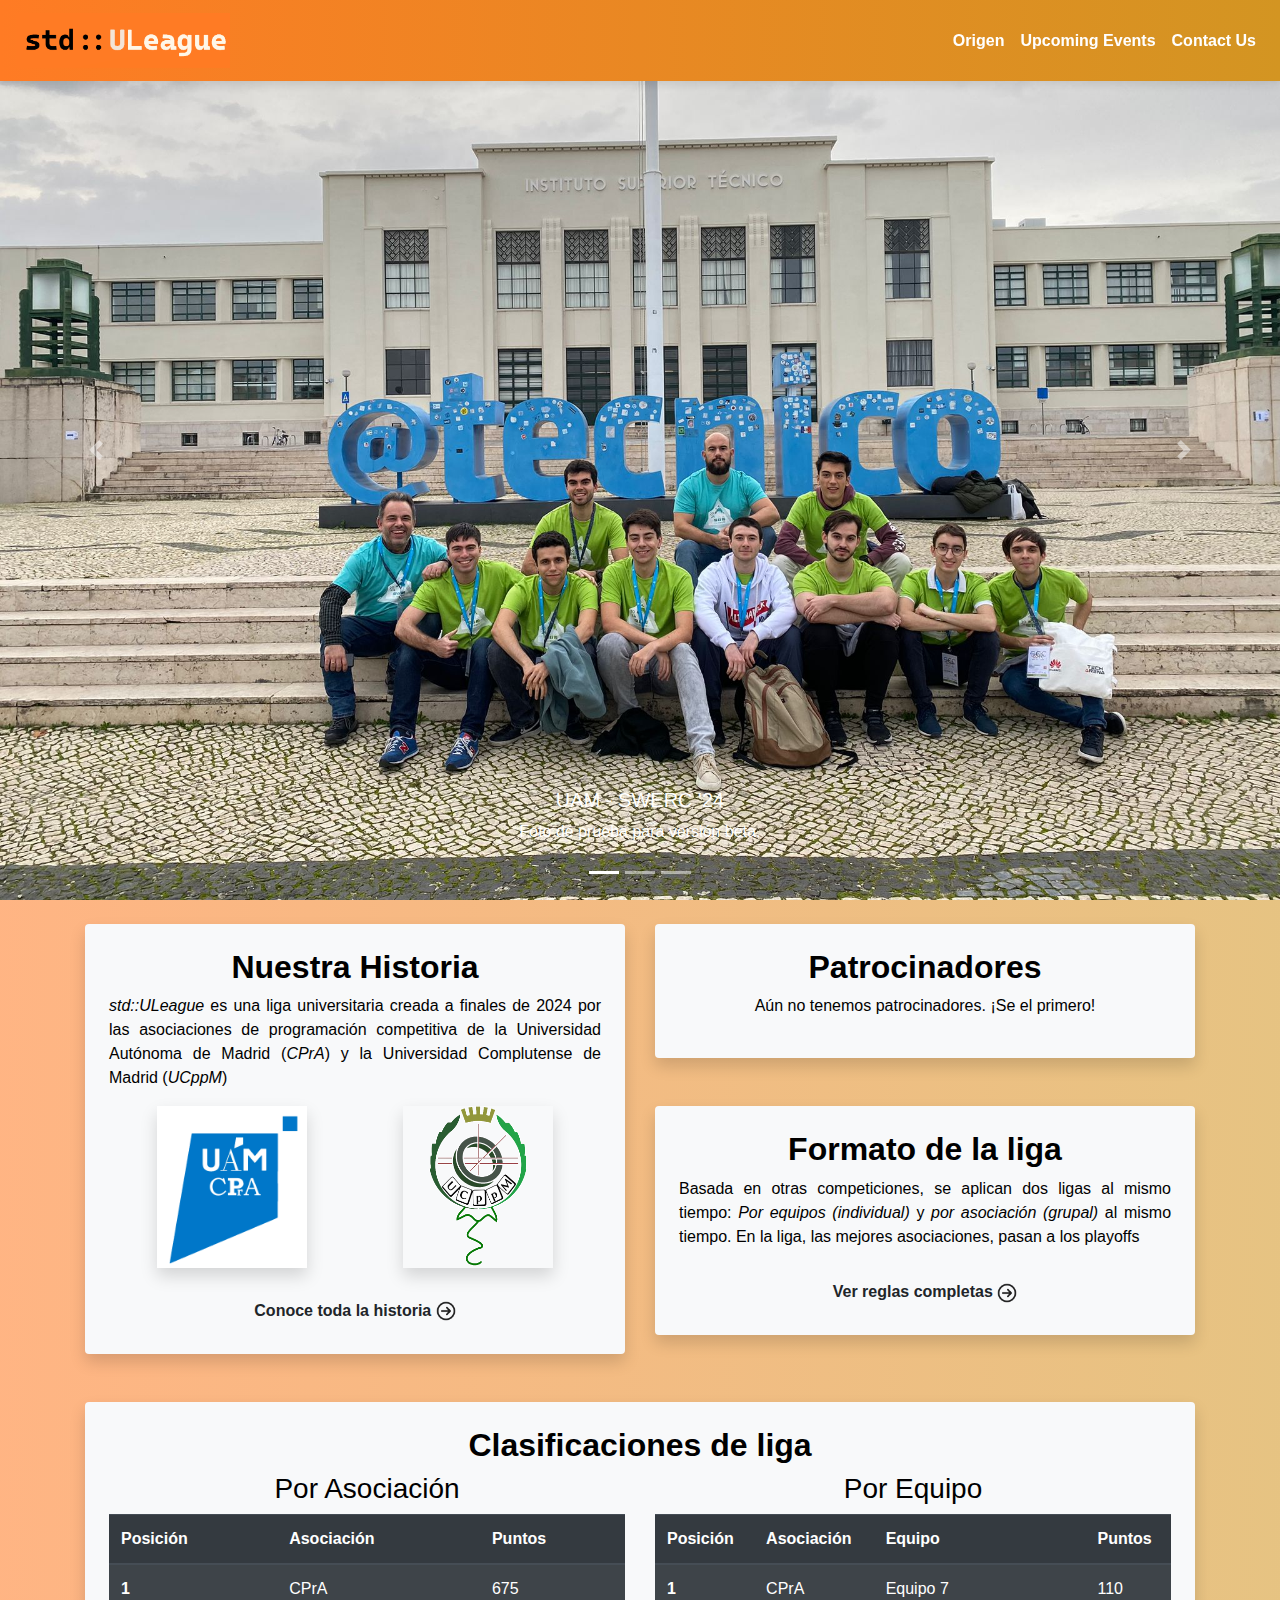
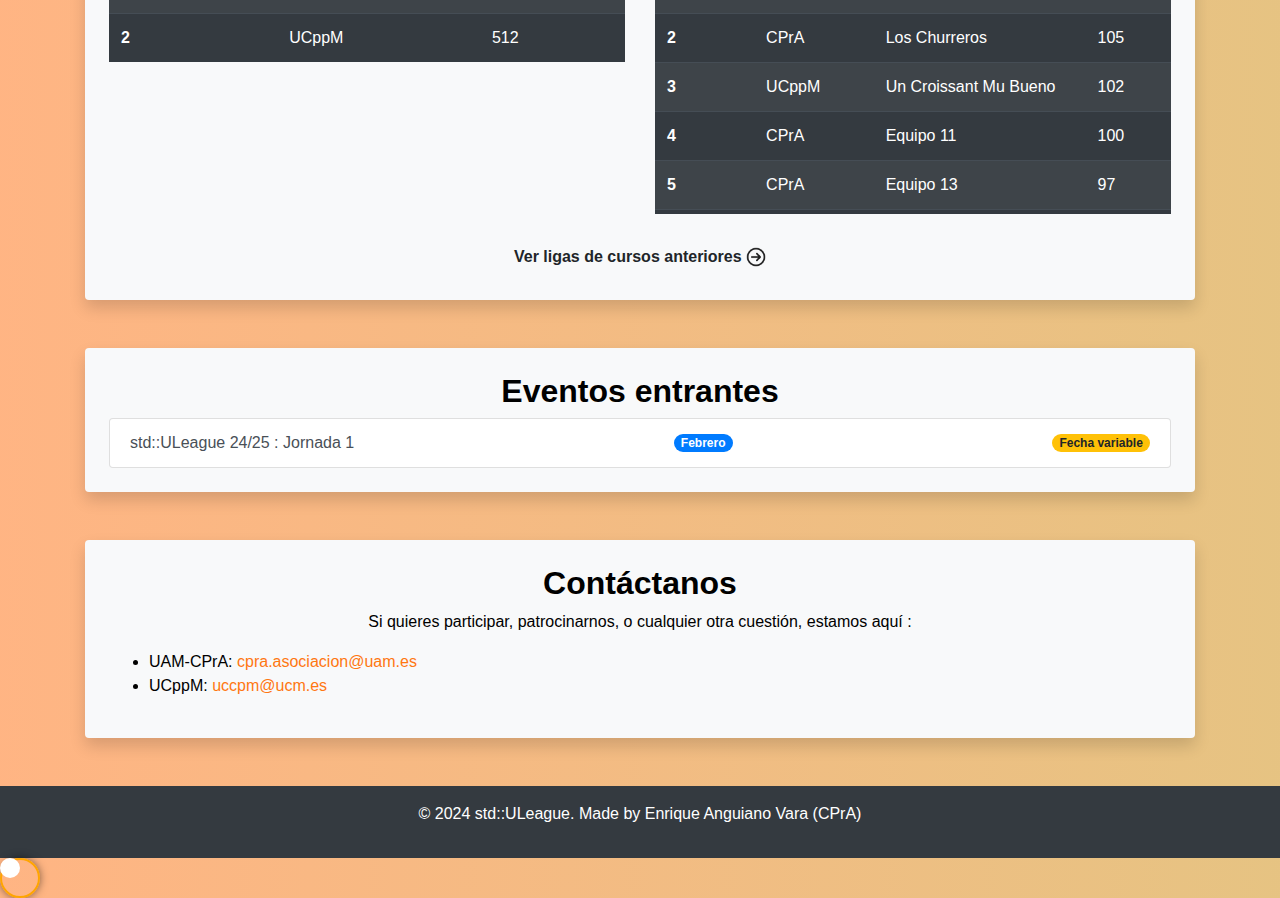
<file: index.html>
<!DOCTYPE html>
<html lang="en">
<head>
    <meta charset="UTF-8">
    <meta name="viewport" content="width=device-width, initial-scale=1.0">
    <title>std::ULeague - Competitive Programming League</title>
    <link href="https://stackpath.bootstrapcdn.com/bootstrap/4.5.2/css/bootstrap.min.css" rel="stylesheet">
    <link rel="stylesheet" href="styles.css">
</head>
<body>
    <nav class="navbar navbar-expand-lg navbar-dark fixed-top" style="background: linear-gradient(90deg, #FF7B24, #d39522); box-shadow: 0 4px 8px rgba(0, 0, 0, 0.1);">
              <a class="navbar-brand" href="#">

                <img src="logoWithBackground.png" alt="std::ULeague Logo" class="logo" style="max-width: 30%;">

             </a>

              <button class="navbar-toggler" type="button" data-toggle="collapse" data-target="#navbarNav" aria-controls="navbarNav" aria-expanded="false" aria-label="Toggle navigation">

                   <span class="navbar-toggler-icon"></span>

                </button>

                 <div class="collapse navbar-collapse" id="navbarNav">

                      <ul class="navbar-nav ml-auto">

                           <li class="nav-item">

                                <a class="nav-link" href="#about" style="font-weight: bold; color: #ffffff;">Origen</a>

                             </li>

                              <li class="nav-item">

                                   <a class="nav-link" href="#events" style="font-weight: bold; color: #ffffff;">Upcoming Events</a>

                                </li>

 <li class="nav-item">
     <a class="nav-link" href="#contact" style="font-weight: bold; color: #ffffff;">Contact Us</a>
 </li>
                </ul>
            </div>
        </div>
    </nav>
    <header>
        <div id="carouselExampleIndicators" class="carousel slide" data-ride="carousel">
            <ol class="carousel-indicators">
                <li data-target="#carouselExampleIndicators" data-slide-to="0" class="active"></li>
                <li data-target="#carouselExampleIndicators" data-slide-to="1"></li>
                <li data-target="#carouselExampleIndicators" data-slide-to="2"></li>
            </ol>
            <div class="carousel-inner">
                <div class="carousel-item active" style="background-image: url('fotoPrueba1.jpeg');">
                    <div class="carousel-caption d-none d-md-block">
                        <h5>UAM - SWERC '24</h5>
                        <p>Foto de prueba para versión beta.</p>
                    </div>
                </div>
                <div class="carousel-item" style="background-image: url('fotoRandomComplu.jpeg');">
                    <div class="carousel-caption d-none d-md-block">
                        <h5>UCM - AdaByron (no se de cuando)</h5>
                        <p>Foto de prueba para versión beta.</p>
                    </div>
                </div>
                <div class="carousel-item" style="background-image: url('uamAdaByron.jpg');">
                    <div class="carousel-caption d-none d-md-block">
                        <h5>UAM - AdaByron 2024</h5>
                        <p>Foto de prueba para versión beta.</p>
                    </div>
                </div>
            </div>
            <a class="carousel-control-prev" href="#carouselExampleIndicators" role="button" data-slide="prev">
                <span class="carousel-control-prev-icon" aria-hidden="true"></span>
                <span class="sr-only">Previous</span>
            </a>
            <a class="carousel-control-next" href="#carouselExampleIndicators" role="button" data-slide="next">
                <span class="carousel-control-next-icon" aria-hidden="true"></span>
                <span class="sr-only">Next</span>
            </a>
        </div>
    <div class="text-center mt-4"></div>
    </header>
    <main class="container mt-4">
        <div class="row">
            <div class="col-md-6">
                <section id="about" class="mb-5 p-4 bg-light rounded shadow">
                    <h2 class="text-center font-weight-bold">Nuestra Historia</h2>
                    <p class="text-justify"><em>std::ULeague</em> es una liga universitaria creada a finales de 2024 por las asociaciones de programación competitiva de la Universidad Autónoma de Madrid (<em>CPrA</em>) y la Universidad Complutense de Madrid (<em>UCppM</em>)</p>
                    <div class="d-flex justify-content-around mt-3">
                        <img src="logo.png" alt="UAM - CPrA Logo" class="img-fluid shadow" style="max-width: 150px;">
                        <img src="ucppm.png" alt="UCppM Logo" class="img-fluid shadow" style="max-width: 150px;">
                    </div>
                    <div class="text-center mt-4">
                        <a href="history.html" class="btn font-weight-bold"> Conoce toda la historia <img src="flecha.png" alt="Arrow Icon" style="max-width: 20px;"></a>
                    </div>
                </section>
            </div>
            <div class="col-md-6">
                <section id="sponsors" class="mb-5 p-4 bg-light rounded shadow">
                    <h2 class="text-center font-weight-bold">Patrocinadores</h2>
                    <p class="text-center">Aún no tenemos patrocinadores. ¡Se el primero!</p>
                </section>
                <section id="contest-format" class="mb-5 p-4 bg-light rounded shadow">
                    <h2 class="text-center font-weight-bold">Formato de la liga</h2>
                    <p class="text-justify">Basada en otras competiciones, se aplican dos ligas al mismo tiempo: <em>Por equipos (individual)</em> y <em>por asociación (grupal)</em> al mismo tiempo. En la liga, las mejores asociaciones, pasan a los playoffs</p>
                    <div class="text-center mt-4">
                        <a href="contest-rules.html" class="btn font-weight-bold">Ver reglas completas <img src="flecha.png" alt="Arrow Icon" style="max-width: 20px;"></a>
                    </div>
                </section>
            </div>
        </div>
        <section id="clasificaciones" class="mb-5 p-4 bg-light rounded shadow">
            
            <h2 class="text-center font-weight-bold">Clasificaciones de liga</h2>
    <div class="row">
        <div class="col-md-6">
            <h3 class="text-center">Por Asociación</h3>
            <div class="table-wrapper">
                <table id="association-table" class="table table-dark table-striped">
                    <thead>
                        <tr>
                            <th scope="col">Posición</th>
                            <th scope="col">Asociación</th>
                            <th scope="col">Puntos</th>
                        </tr>
                    </thead>
                    <tbody>
                        <!-- Data will be inserted here by JavaScript -->
                    </tbody>
                </table>
            </div>
        </div>
        <div class="col-md-6">
            <h3 class="text-center">Por Equipo</h3>
            <div class="table-wrapper">
                <table id="team-table" class="table table-dark table-striped">
                    <thead>
                        <tr>
                            <th scope="col">Posición</th>
                            <th scope="col">Asociación</th>
                            <th scope="col">Equipo</th>
                            <th scope="col">Puntos</th>
                        </tr>
                    </thead>
                    <tbody>
                        <!-- Data will be inserted here by JavaScript -->
                    </tbody>
                </table>
            </div>
        </div>
    </div>
    <div class="text-center mt-4">
        <a href="preivous-rankings.html" class="btn font-weight-bold">Ver ligas de cursos anteriores <img src="flecha.png" alt="Arrow Icon" style="max-width: 20px;"></a>
    </div>
</section>
        <section id="events"  class="mb-5 p-4 bg-light rounded shadow">
            <h2 class="text-center font-weight-bold">Eventos entrantes</h2>
            <ul class="list-group">
                <li class="list-group-item list-group-item-action d-flex justify-content-between align-items-center">
                    std::ULeague 24/25 : Jornada 1
                    <span class="badge badge-primary badge-pill">Febrero</span>
                    <span class="badge badge-warning badge-pill">Fecha variable</span>
                </li>

            </ul>
        </section>

        <section id="contact"  class="mb-5 p-4 bg-light rounded shadow">
            <h2 class="text-center font-weight-bold">Contáctanos</h2>
            <p class="text-center">Si quieres participar, patrocinarnos, o cualquier otra cuestión, estamos aquí :</p>
            <ul>
                <li>UAM-CPrA: <a href="mailto:cpra.asociacion@uam.es">cpra.asociacion@uam.es</a></li>
                <li>UCppM: <a href="mailto:uccpm@ucm.es">uccpm@ucm.es</a></li>
            </ul>  
        </section>
    </main>
    <footer class="bg-dark text-white text-center py-3">
        <p>&copy; 2024 std::ULeague. Made by Enrique Anguiano Vara (CPrA)</p>
    </footer>
    <!-- Bootstrap JS and dependencies -->
    <script src="https://code.jquery.com/jquery-3.5.1.slim.min.js"></script>
    <script src="https://cdn.jsdelivr.net/npm/@popperjs/core@2.9.2/dist/umd/popper.min.js"></script>
    <script src="https://stackpath.bootstrapcdn.com/bootstrap/4.5.2/js/bootstrap.min.js"></script>
    <script src="script.js"></script>
</body>
</html>
</file>
<file: styles.css>
* {
    cursor: none !important;
}

.carousel-item {
    height: 100vh;
    min-height: 300px;
    background: no-repeat center center scroll;
    background-size: cover;
}

body {
    font-family: Arial, sans-serif;
    background: linear-gradient(90deg, #FF7B2490, #d3952290);
    color: #000000; /* Changed to black */
}

header {
    background-color: #AAAAAA;
    color: #000000; /* Changed to black */
    text-align: center;
}

header .logo {
    max-height: 50px;
}

section {
    margin-bottom: 2em;
    background: #50505088;
    padding: 1em;
    border-radius: 8px;
    color: #000000; /* Changed to black */
}

a {
    color: #FF7711;
}

a:hover {
    color: #FFCC00;
}

.table-wrapper {
    max-height: 300px;
    overflow-y: auto;
}

/* Custom scrollbar styles */
::-webkit-scrollbar {
    width: 12px;
}

::-webkit-scrollbar-track {
    background: #f1f1f1;
    border-radius: 10px;
}

::-webkit-scrollbar-thumb {
    background: #d3952290;
    border-radius: 10px;
}

::-webkit-scrollbar-thumb:hover {
    background: #FF7B2490;
}
</file>
